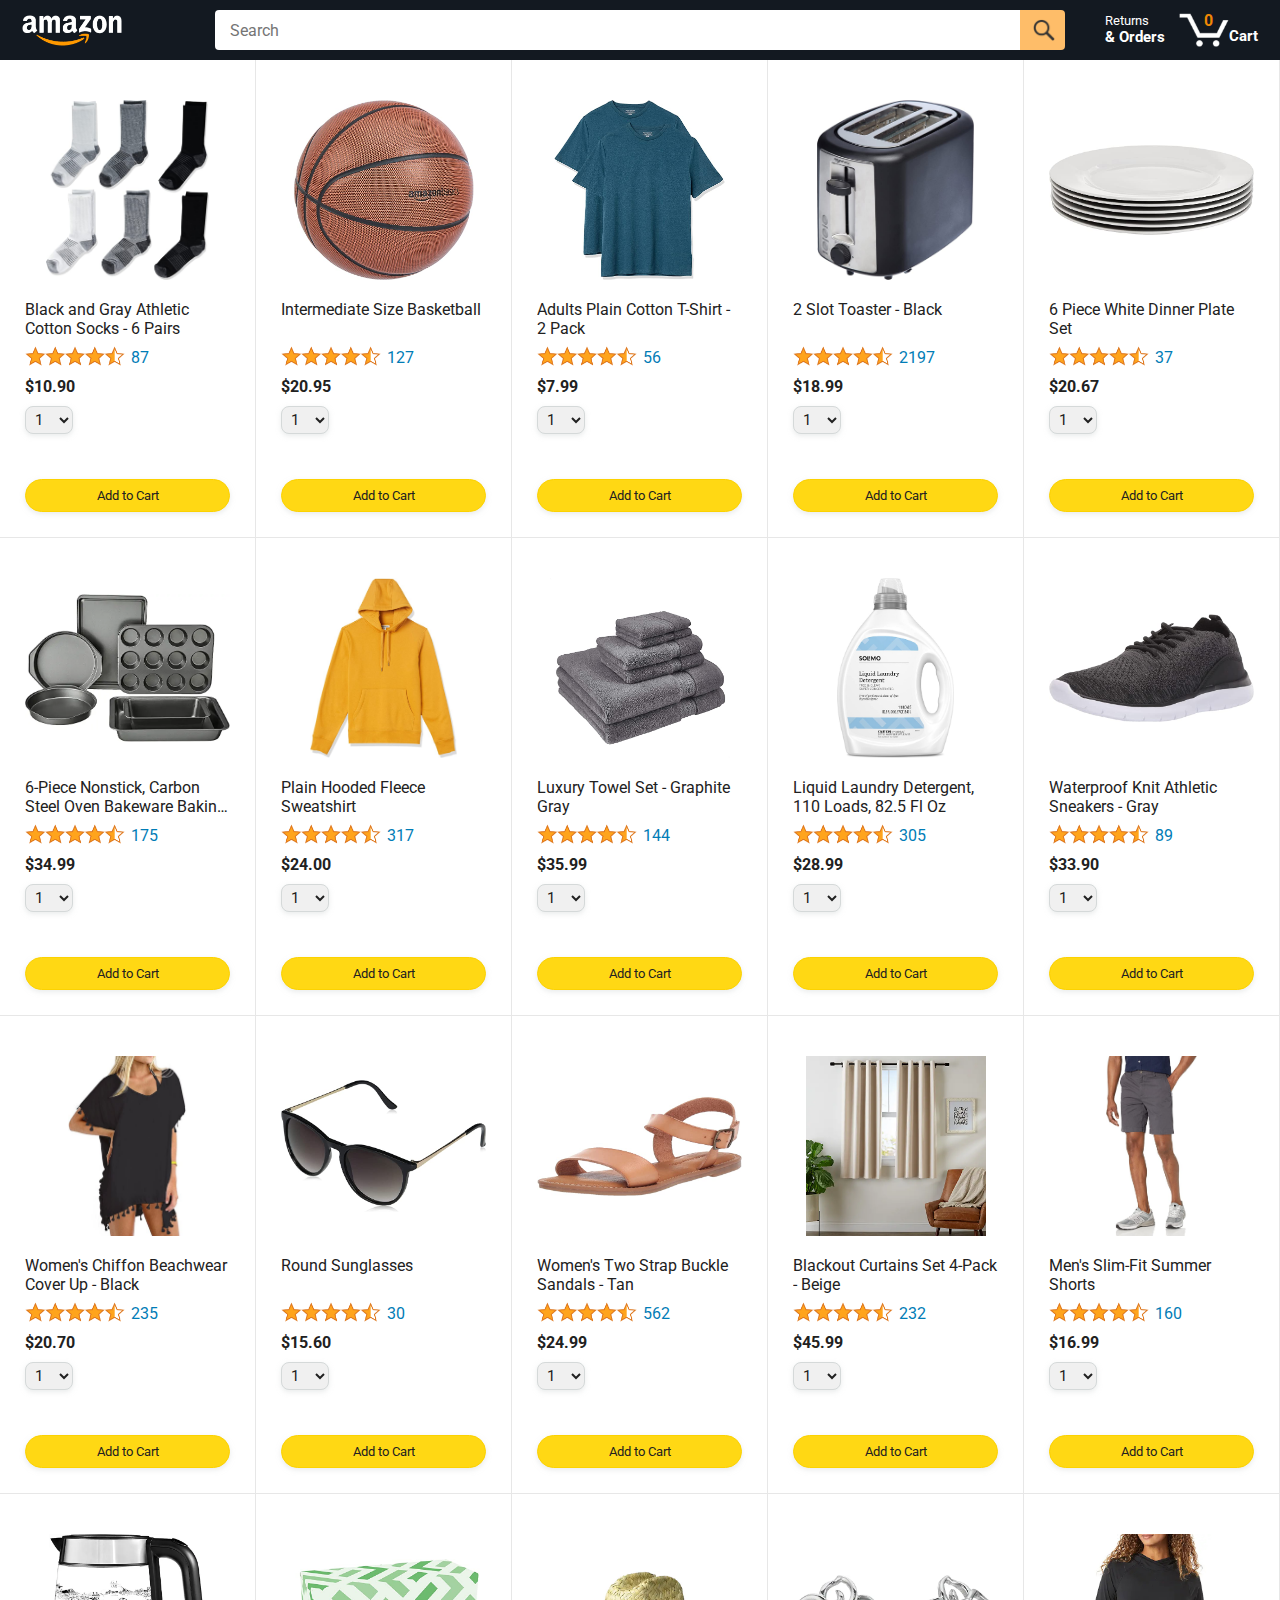
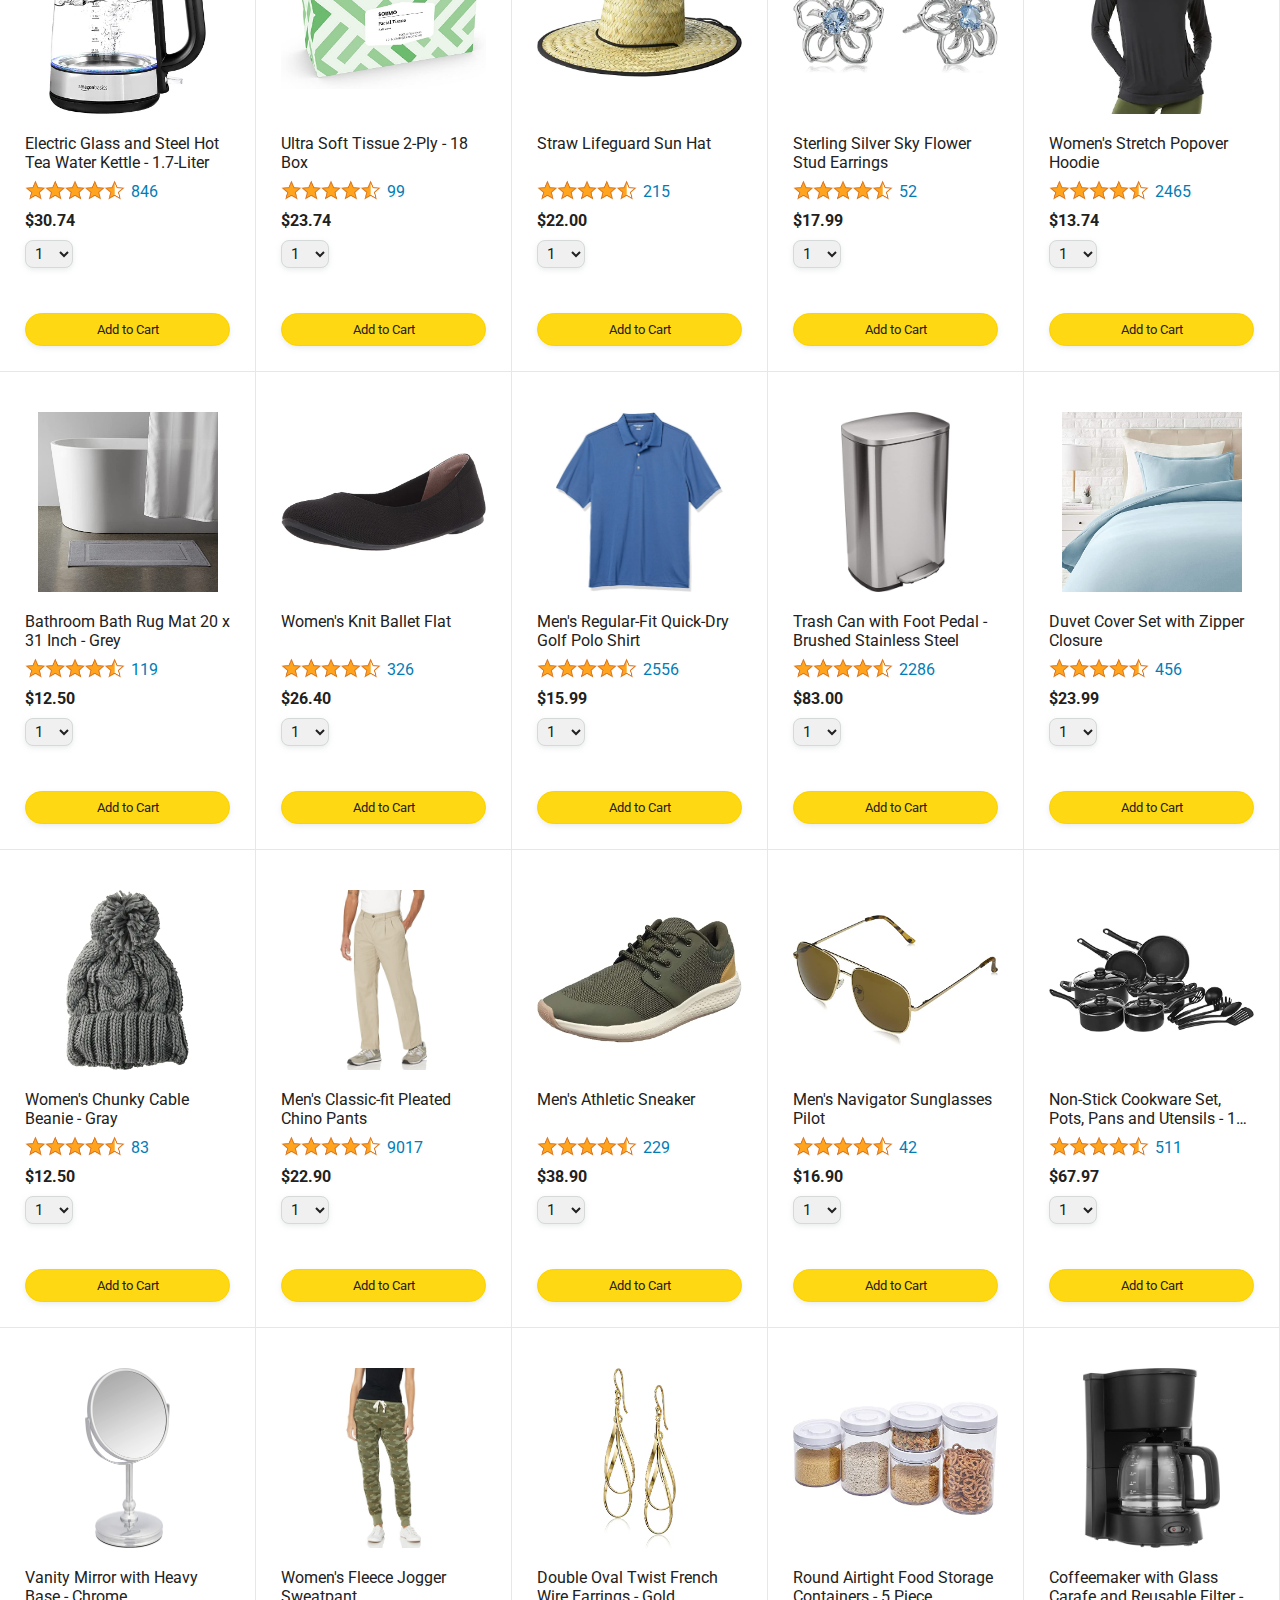
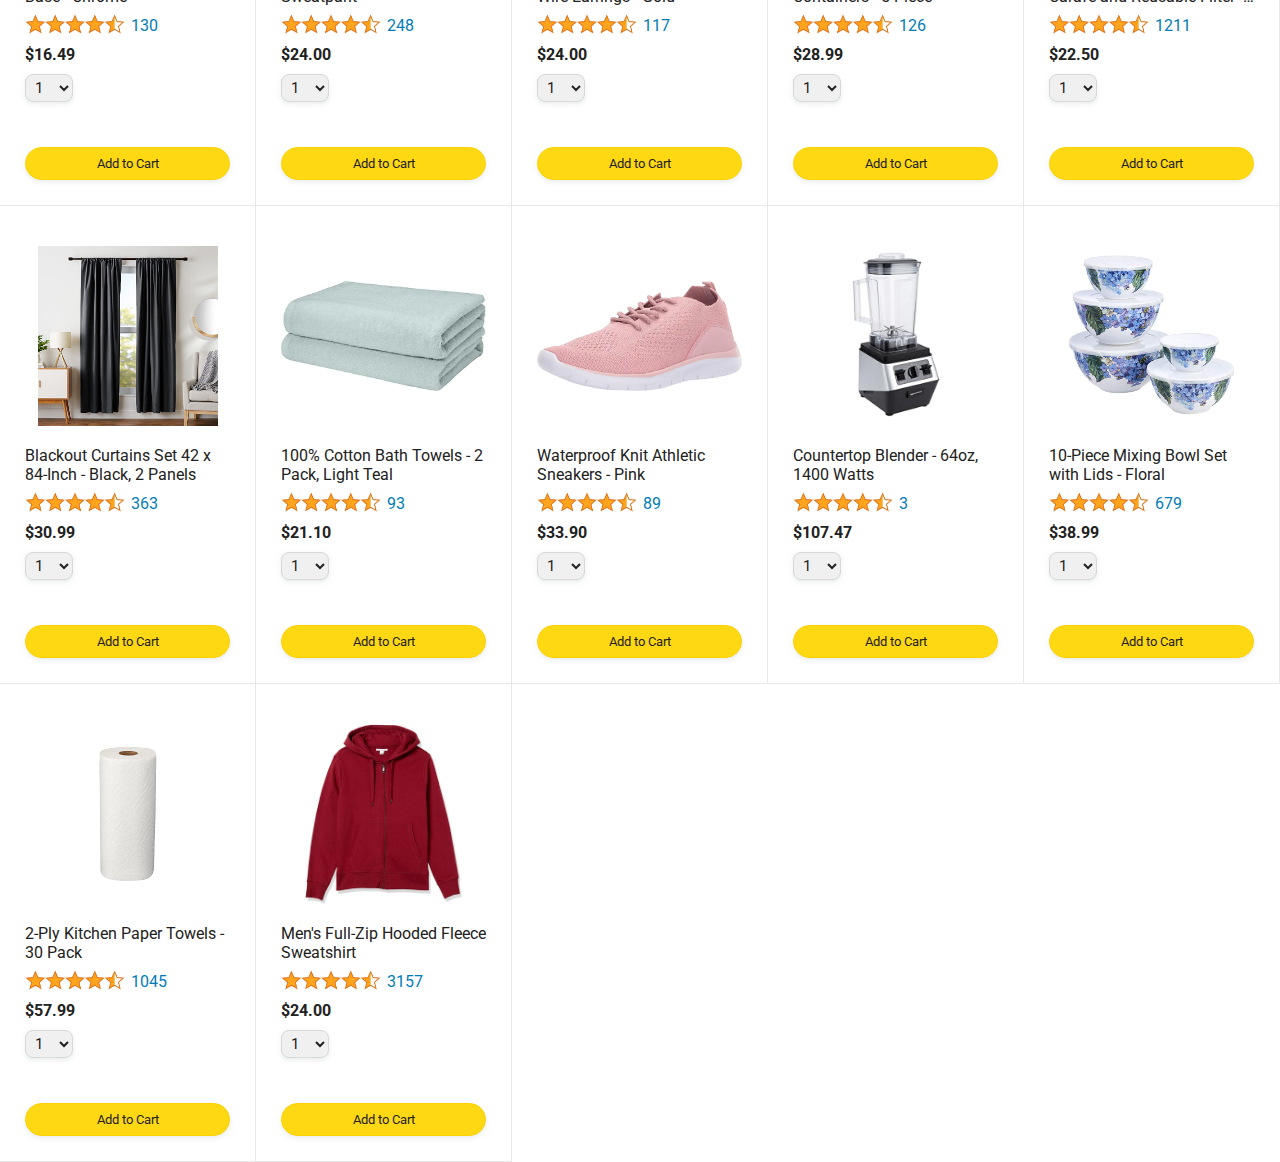
<file: index.html>
<!DOCTYPE html>
<html>
  <head>
    <title>Amazon Project</title>

    <!-- This code is needed for responsive design to work.
      (Responsive design = make the website look good on
      smaller screen sizes like a phone or a tablet). -->
    <meta name="viewport" content="width=device-width, initial-scale=1" />

    <!-- Load a font called Roboto from Google Fonts. -->
    <link rel="preconnect" href="https://fonts.googleapis.com" />
    <link rel="preconnect" href="https://fonts.gstatic.com" crossorigin />
    <link
      href="https://fonts.googleapis.com/css2?family=Roboto:wght@400;500;700&display=swap"
      rel="stylesheet"
    />

    <!-- Here are the CSS files for this page. -->
    <link rel="stylesheet" href="styles/shared/general.css" />
    <link rel="stylesheet" href="styles/shared/amazon-header.css" />
    <link rel="stylesheet" href="styles/pages/amazon.css" />
  </head>
  <body>
    <div class="amazon-header">
      <div class="amazon-header-left-section">
        <a href="amazon.html" class="header-link">
          <img class="amazon-logo" src="images/amazon-logo-white.png" />
          <img
            class="amazon-mobile-logo"
            src="images/amazon-mobile-logo-white.png"
          />
        </a>
      </div>

      <div class="amazon-header-middle-section">
        <input class="search-bar" type="text" placeholder="Search" />

        <button class="search-button">
          <img class="search-icon" src="images/icons/search-icon.png" />
        </button>
      </div>

      <div class="amazon-header-right-section">
        <a class="orders-link header-link" href="orders.html">
          <span class="returns-text">Returns</span>
          <span class="orders-text">& Orders</span>
        </a>

        <a class="cart-link header-link" href="checkout.html">
          <img class="cart-icon" src="images/icons/cart-icon.png" />
          <div class="cart-quantity js-cart-quanttity">0</div>
          <div class="cart-text">Cart</div>
        </a>
      </div>
    </div>

    <div class="main">
      <div class="products-grid js-products-grid"></div>
    </div>
    <script type="module" src="scripts/amazon.js"></script>
  </body>
</html>
</file>
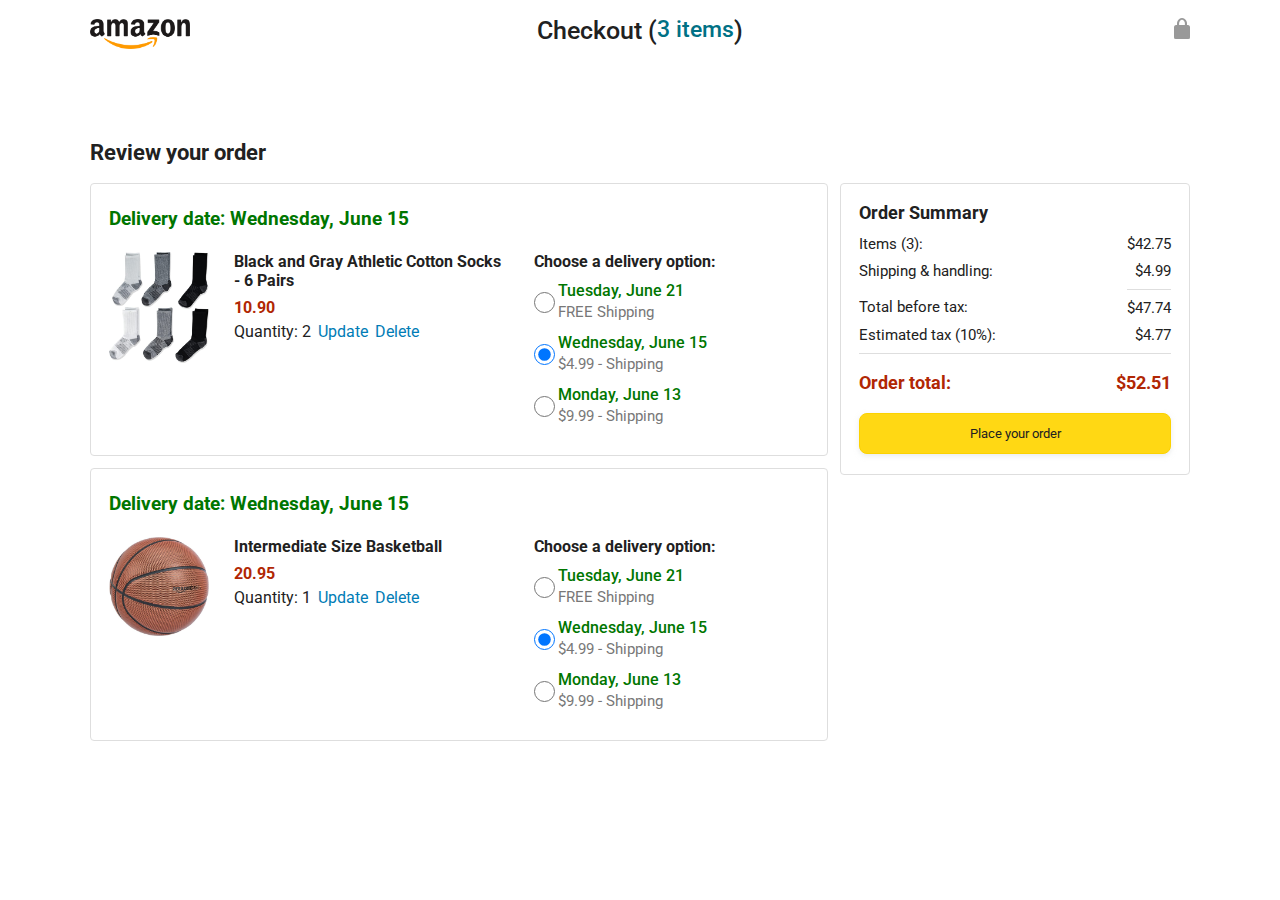
<file: checkout.html>
<!DOCTYPE html>
<html>
  <head>
    <title>Checkout</title>

    <!-- This code is needed for responsive design to work.
      (Responsive design = make the website look good on
      smaller screen sizes like a phone or a tablet). -->
    <meta name="viewport" content="width=device-width, initial-scale=1" />

    <!-- Load a font called Roboto from Google Fonts. -->
    <link rel="preconnect" href="https://fonts.googleapis.com" />
    <link rel="preconnect" href="https://fonts.gstatic.com" crossorigin />
    <link
      href="https://fonts.googleapis.com/css2?family=Roboto:wght@400;500;700&display=swap"
      rel="stylesheet"
    />

    <!-- Here are the CSS files for this page. -->
    <link rel="stylesheet" href="styles/shared/general.css" />
    <link rel="stylesheet" href="styles/pages/checkout/checkout-header.css" />
    <link rel="stylesheet" href="styles/pages/checkout/checkout.css" />
  </head>
  <body>
    <div class="checkout-header">
      <div class="header-content">
        <div class="checkout-header-left-section">
          <a href="amazon.html">
            <img class="amazon-logo" src="images/amazon-logo.png" />
            <img
              class="amazon-mobile-logo"
              src="images/amazon-mobile-logo.png"
            />
          </a>
        </div>

        <div class="checkout-header-middle-section">
          Checkout (<a class="return-to-home-link" href="amazon.html">3 items</a
          >)
        </div>

        <div class="checkout-header-right-section">
          <img src="images/icons/checkout-lock-icon.png" />
        </div>
      </div>
    </div>

    <div class="main">
      <div class="page-title">Review your order</div>

      <div class="checkout-grid">
        <div class="js-order-summary order-summary"></div>

        <div class="payment-summary">
          <div class="payment-summary-title">Order Summary</div>

          <div class="payment-summary-row">
            <div>Items (3):</div>
            <div class="payment-summary-money">$42.75</div>
          </div>

          <div class="payment-summary-row">
            <div>Shipping &amp; handling:</div>
            <div class="payment-summary-money">$4.99</div>
          </div>

          <div class="payment-summary-row subtotal-row">
            <div>Total before tax:</div>
            <div class="payment-summary-money">$47.74</div>
          </div>

          <div class="payment-summary-row">
            <div>Estimated tax (10%):</div>
            <div class="payment-summary-money">$4.77</div>
          </div>

          <div class="payment-summary-row total-row">
            <div>Order total:</div>
            <div class="payment-summary-money">$52.51</div>
          </div>

          <button class="place-order-button button-primary">
            Place your order
          </button>
        </div>
      </div>
    </div>
    <script type="module" src="scripts/checkout.js"></script>
  </body>
</html>
</file>
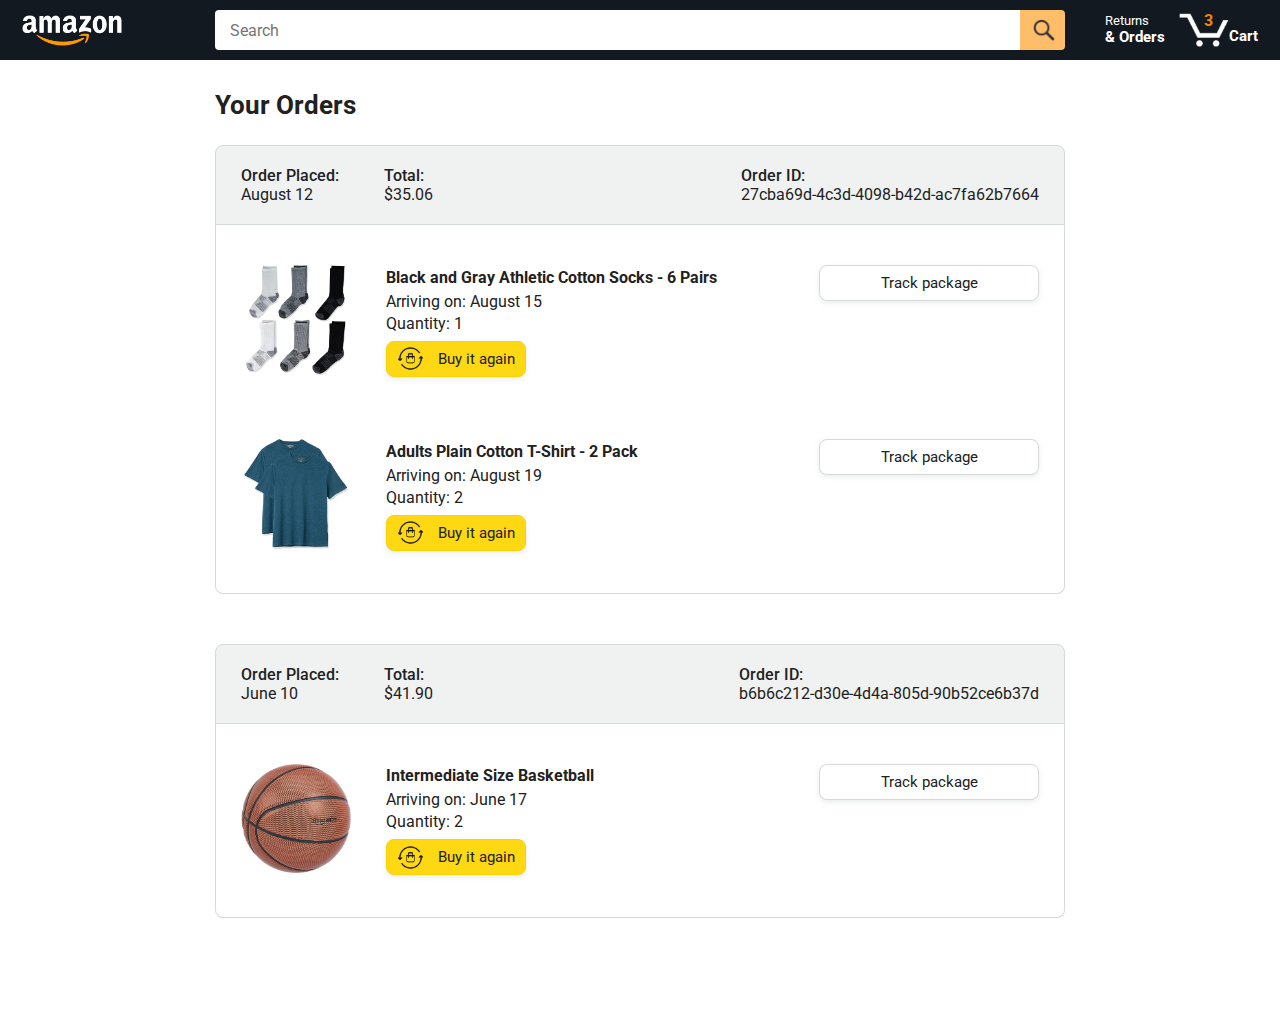
<file: orders.html>
<!DOCTYPE html>
<html>
  <head>
    <title>Orders</title>

    <!-- This code is needed for responsive design to work.
      (Responsive design = make the website look good on
      smaller screen sizes like a phone or a tablet). -->
    <meta name="viewport" content="width=device-width, initial-scale=1">

    <!-- Load a font called Roboto from Google Fonts. -->
    <link rel="preconnect" href="https://fonts.googleapis.com">
    <link rel="preconnect" href="https://fonts.gstatic.com" crossorigin>
    <link href="https://fonts.googleapis.com/css2?family=Roboto:wght@400;500;700&display=swap" rel="stylesheet">

    <!-- Here are the CSS files for this page. -->
    <link rel="stylesheet" href="styles/shared/general.css">
    <link rel="stylesheet" href="styles/shared/amazon-header.css">
    <link rel="stylesheet" href="styles/pages/orders.css">
  </head>
  <body>
    <div class="amazon-header">
      <div class="amazon-header-left-section">
        <a href="amazon.html" class="header-link">
          <img class="amazon-logo"
            src="images/amazon-logo-white.png">
          <img class="amazon-mobile-logo"
            src="images/amazon-mobile-logo-white.png">
        </a>
      </div>

      <div class="amazon-header-middle-section">
        <input class="search-bar" type="text" placeholder="Search">

        <button class="search-button">
          <img class="search-icon" src="images/icons/search-icon.png">
        </button>
      </div>

      <div class="amazon-header-right-section">
        <a class="orders-link header-link" href="orders.html">
          <span class="returns-text">Returns</span>
          <span class="orders-text">& Orders</span>
        </a>

        <a class="cart-link header-link" href="checkout.html">
          <img class="cart-icon" src="images/icons/cart-icon.png">
          <div class="cart-quantity">3</div>
          <div class="cart-text">Cart</div>
        </a>
      </div>
    </div>

    <div class="main">
      <div class="page-title">Your Orders</div>

      <div class="orders-grid">
        <div class="order-container">
          
          <div class="order-header">
            <div class="order-header-left-section">
              <div class="order-date">
                <div class="order-header-label">Order Placed:</div>
                <div>August 12</div>
              </div>
              <div class="order-total">
                <div class="order-header-label">Total:</div>
                <div>$35.06</div>
              </div>
            </div>

            <div class="order-header-right-section">
              <div class="order-header-label">Order ID:</div>
              <div>27cba69d-4c3d-4098-b42d-ac7fa62b7664</div>
            </div>
          </div>

          <div class="order-details-grid">
            <div class="product-image-container">
              <img src="images/products/athletic-cotton-socks-6-pairs.jpg">
            </div>

            <div class="product-details">
              <div class="product-name">
                Black and Gray Athletic Cotton Socks - 6 Pairs
              </div>
              <div class="product-delivery-date">
                Arriving on: August 15
              </div>
              <div class="product-quantity">
                Quantity: 1
              </div>
              <button class="buy-again-button button-primary">
                <img class="buy-again-icon" src="images/icons/buy-again.png">
                <span class="buy-again-message">Buy it again</span>
              </button>
            </div>

            <div class="product-actions">
              <a href="tracking.html">
                <button class="track-package-button button-secondary">
                  Track package
                </button>
              </a>
            </div>

            <div class="product-image-container">
              <img src="images/products/adults-plain-cotton-tshirt-2-pack-teal.jpg">
            </div>

            <div class="product-details">
              <div class="product-name">
                Adults Plain Cotton T-Shirt - 2 Pack
              </div>
              <div class="product-delivery-date">
                Arriving on: August 19
              </div>
              <div class="product-quantity">
                Quantity: 2
              </div>
              <button class="buy-again-button button-primary">
                <img class="buy-again-icon" src="images/icons/buy-again.png">
                <span class="buy-again-message">Buy it again</span>
              </button>
            </div>

            <div class="product-actions">
              <a href="tracking.html">
                <button class="track-package-button button-secondary">
                  Track package
                </button>
              </a>
            </div>
          </div>
        </div>

        <div class="order-container">

          <div class="order-header">
            <div class="order-header-left-section">
              <div class="order-date">
                <div class="order-header-label">Order Placed:</div>
                <div>June 10</div>
              </div>
              <div class="order-total">
                <div class="order-header-label">Total:</div>
                <div>$41.90</div>
              </div>
            </div>

            <div class="order-header-right-section">
              <div class="order-header-label">Order ID:</div>
              <div>b6b6c212-d30e-4d4a-805d-90b52ce6b37d</div>
            </div>
          </div>

          <div class="order-details-grid">
            <div class="product-image-container">
              <img src="images/products/intermediate-composite-basketball.jpg">
            </div>

            <div class="product-details">
              <div class="product-name">
                Intermediate Size Basketball
              </div>
              <div class="product-delivery-date">
                Arriving on: June 17
              </div>
              <div class="product-quantity">
                Quantity: 2
              </div>
              <button class="buy-again-button button-primary">
                <img class="buy-again-icon" src="images/icons/buy-again.png">
                <span class="buy-again-message">Buy it again</span>
              </button>
            </div>

            <div class="product-actions">
              <a href="tracking.html">
                <button class="track-package-button button-secondary">
                  Track package
                </button>
              </a>
            </div>
          </div>
        </div>
      </div>
    </div>
  </body>
</html>
</file>
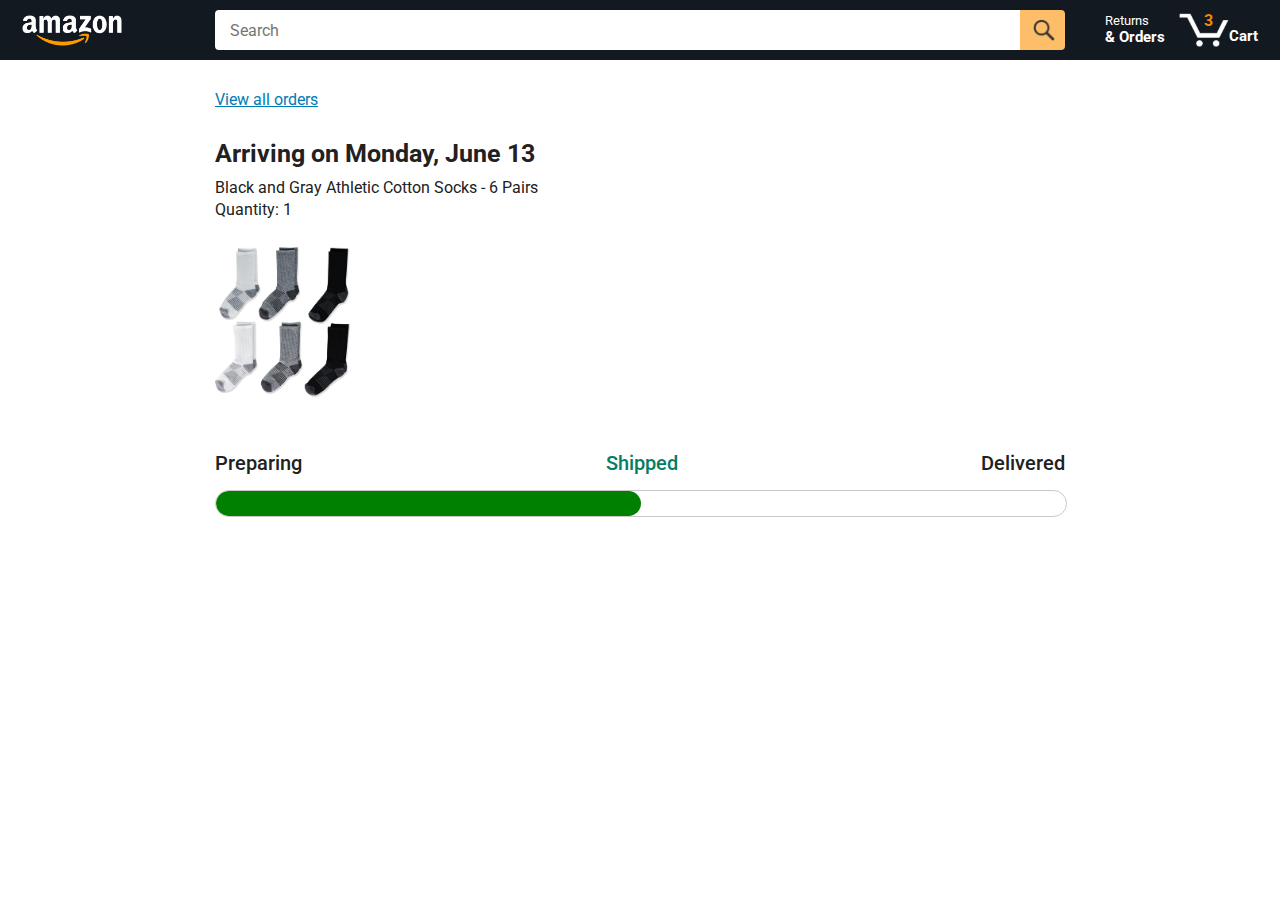
<file: tracking.html>
<!DOCTYPE html>
<html>
  <head>
    <title>Tracking</title>

    <!-- This code is needed for responsive design to work.
      (Responsive design = make the website look good on
      smaller screen sizes like a phone or a tablet). -->
    <meta name="viewport" content="width=device-width, initial-scale=1">

    <!-- Load a font called Roboto from Google Fonts. -->
    <link rel="preconnect" href="https://fonts.googleapis.com">
    <link rel="preconnect" href="https://fonts.gstatic.com" crossorigin>
    <link href="https://fonts.googleapis.com/css2?family=Roboto:wght@400;500;700&display=swap" rel="stylesheet">

    <!-- Here are the CSS files for this page. -->
    <link rel="stylesheet" href="styles/shared/general.css">
    <link rel="stylesheet" href="styles/shared/amazon-header.css">
    <link rel="stylesheet" href="styles/pages/tracking.css">
  </head>
  <body>
    <div class="amazon-header">
      <div class="amazon-header-left-section">
        <a href="amazon.html" class="header-link">
          <img class="amazon-logo"
            src="images/amazon-logo-white.png">
          <img class="amazon-mobile-logo"
            src="images/amazon-mobile-logo-white.png">
        </a>
      </div>

      <div class="amazon-header-middle-section">
        <input class="search-bar" type="text" placeholder="Search">

        <button class="search-button">
          <img class="search-icon" src="images/icons/search-icon.png">
        </button>
      </div>

      <div class="amazon-header-right-section">
        <a class="orders-link header-link" href="orders.html">
          <span class="returns-text">Returns</span>
          <span class="orders-text">& Orders</span>
        </a>

        <a class="cart-link header-link" href="checkout.html">
          <img class="cart-icon" src="images/icons/cart-icon.png">
          <div class="cart-quantity">3</div>
          <div class="cart-text">Cart</div>
        </a>
      </div>
    </div>

    <div class="main">
      <div class="order-tracking">
        <a class="back-to-orders-link link-primary" href="orders.html">
          View all orders
        </a>

        <div class="delivery-date">
          Arriving on Monday, June 13
        </div>

        <div class="product-info">
          Black and Gray Athletic Cotton Socks - 6 Pairs
        </div>

        <div class="product-info">
          Quantity: 1
        </div>

        <img class="product-image" src="images/products/athletic-cotton-socks-6-pairs.jpg">

        <div class="progress-labels-container">
          <div class="progress-label">
            Preparing
          </div>
          <div class="progress-label current-status">
            Shipped
          </div>
          <div class="progress-label">
            Delivered
          </div>
        </div>

        <div class="progress-bar-container">
          <div class="progress-bar"></div>
        </div>
      </div>
    </div>
  </body>
</html>
</file>
<file: styles/shared/general.css>
body {
  font-family: Roboto, Arial;
  color: rgb(33, 33, 33);
  /* The <body> element has a default margin of 8px
     on all sides. This removes the default margins. */
  margin: 0;
}

/* <p> elements have a default margin on the top
   and bottom. This removes the default margins. */
p {
  margin: 0;
}

button {
  cursor: pointer;
}

select {
  cursor: pointer;
}

input, select, button {
  font-family: Roboto, Arial;
}

.button-primary {
  color: rgb(33, 33, 33);
  background-color: rgb(255, 216, 20);
  border: 1px solid rgb(252, 210, 0);
  border-radius: 8px;
  cursor: pointer;
  box-shadow: 0 2px 5px rgba(213, 217, 217, 0.5);
}

.button-primary:hover {
  background-color: rgb(247, 202, 0);
  border: 1px solid rgb(242, 194, 0);
}

.button-primary:active {
  background: rgb(255, 216, 20);
  border-color: rgb(252, 210, 0);
  box-shadow: none;
}

.button-secondary {
  color: rgb(33, 33, 33);
  background: white;
  border: 1px solid rgb(213, 217, 217);
  border-radius: 8px;
  cursor: pointer;
  box-shadow: 0 2px 5px rgba(213, 217, 217, 0.5);
}

.button-secondary:hover {
  background-color: rgb(247, 250, 250);
}

.button-secondary:active {
  background-color: rgb(237, 253, 255);
  box-shadow: none;
}

/* These styles will limit text to 2 lines. Anything
   beyond 2 lines will be replaced with "..."
   You can find this code by using an A.I. tool or by
   searching in Google.
   https://css-tricks.com/almanac/properties/l/line-clamp/ */
.limit-text-to-2-lines {
  display: -webkit-box;
  -webkit-line-clamp: 2;
  -webkit-box-orient: vertical;
  overflow: hidden;
}

.link-primary {
  color: rgb(1, 124, 182);
  cursor: pointer;
}

.link-primary:hover {
  color: rgb(196, 80, 0);
}

/* Styles for dropdown selectors. */
select {
  color: rgb(33, 33, 33);
  background-color: rgb(240, 240, 240);
  border: 1px solid rgb(213, 217, 217);
  border-radius: 8px;
  padding: 3px 5px;
  font-size: 15px;
  cursor: pointer;
  box-shadow: 0 2px 5px rgba(213, 217, 217, 0.5);
}

select:focus,
input:focus {
  outline: 2px solid rgb(255, 153, 0);
}
</file>
<file: styles/shared/amazon-header.css>
.amazon-header {
  background-color: rgb(19, 25, 33);
  color: white;
  padding-left: 15px;
  padding-right: 15px;

  display: flex;
  align-items: center;
  justify-content: space-between;

  position: fixed;
  top: 0;
  left: 0;
  right: 0;
  height: 60px;
}

.amazon-header-left-section {
  width: 180px;
}

@media (max-width: 800px) {
  .amazon-header-left-section {
    width: unset;
  }
}

.header-link {
  display: inline-block;
  padding: 6px;
  border-radius: 2px;
  cursor: pointer;
  text-decoration: none;
  border: 1px solid rgba(0, 0, 0, 0);
}

.header-link:hover {
  border: 1px solid white;
}

.amazon-logo {
  width: 100px;
  margin-top: 5px;
}

.amazon-mobile-logo {
  display: none;
}

@media (max-width: 575px) {
  .amazon-logo {
    display: none;
  }

  .amazon-mobile-logo {
    display: block;
    height: 35px;
    margin-top: 5px;
  }
}

.amazon-header-middle-section {
  flex: 1;
  max-width: 850px;
  margin-left: 10px;
  margin-right: 10px;
  display: flex;
}

.search-bar {
  flex: 1;
  width: 0;
  font-size: 16px;
  height: 38px;
  padding-left: 15px;
  border: none;
  border-top-left-radius: 4px;
  border-bottom-left-radius: 4px;
  border-top-right-radius: 0;
  border-bottom-right-radius: 0;
}

.search-button {
  background-color: rgb(254, 189, 105);
  border: none;
  width: 45px;
  height: 40px;
  border-top-right-radius: 4px;
  border-bottom-right-radius: 4px;
  flex-shrink: 0;
}

.search-icon {
  height: 22px;
  margin-left: 2px;
  margin-top: 3px;
}

.amazon-header-right-section {
  width: 180px;
  flex-shrink: 0;
  display: flex;
  justify-content: end;
}

.orders-link {
  color: white;
}

.returns-text {
  display: block;
  font-size: 13px;
}

.orders-text {
  display: block;
  font-size: 15px;
  font-weight: 700;
}

.cart-link {
  color: white;
  display: flex;
  align-items: center;
  position: relative;
}

.cart-icon {
  width: 50px;
}

.cart-text {
  margin-top: 12px;
  font-size: 15px;
  font-weight: 700;
}

.cart-quantity {
  color: rgb(240, 136, 4);
  font-size: 16px;
  font-weight: 700;

  position: absolute;
  top: 4px;
  left: 22px;
  
  width: 26px;
  text-align: center;
}
</file>
<file: styles/pages/amazon.css>
.main {
  margin-top: 60px;
}

.products-grid {
  display: grid;

  /* - In CSS Grid, 1fr means a column will take up the
       remaining space in the grid.
     - If we write 1fr 1fr ... 1fr; 8 times, this will
       divide the grid into 8 columns, each taking up an
       equal amount of the space.
     - repeat(8, 1fr); is a shortcut for repeating "1fr"
       8 times (instead of typing out "1fr" 8 times).
       repeat(...) is a special property that works with
       display: grid; */
  grid-template-columns: repeat(8, 1fr);
}

/* @media is used to create responsive design (making the
   website look good on any screen size). This @media
   means when the screen width is 2000px or less, we
   will divide the grid into 7 columns instead of 8. */
@media (max-width: 2000px) {
  .products-grid {
    grid-template-columns: repeat(7, 1fr);
  }
}

/* This @media means when the screen width is 1600px or
   less, we will divide the grid into 6 columns. */
@media (max-width: 1600px) {
  .products-grid {
    grid-template-columns: repeat(6, 1fr);
  }
}

@media (max-width: 1300px) {
  .products-grid {
    grid-template-columns: repeat(5, 1fr);
  }
}

@media (max-width: 1000px) {
  .products-grid {
    grid-template-columns: repeat(4, 1fr);
  }
}

@media (max-width: 800px) {
  .products-grid {
    grid-template-columns: repeat(3, 1fr);
  }
}

@media (max-width: 575px) {
  .products-grid {
    grid-template-columns: repeat(2, 1fr);
  }
}

@media (max-width: 450px) {
  .products-grid {
    grid-template-columns: 1fr;
  }
}

.product-container {
  padding-top: 40px;
  padding-bottom: 25px;
  padding-left: 25px;
  padding-right: 25px;

  border-right: 1px solid rgb(231, 231, 231);
  border-bottom: 1px solid rgb(231, 231, 231);

  display: flex;
  flex-direction: column;
}

.product-image-container {
  display: flex;
  justify-content: center;
  align-items: center;

  height: 180px;
  margin-bottom: 20px;
}

.product-image {
  /* Images will overflow their container by default. To
    prevent this, we set max-width and max-height to 100%
    so they stay inside their container. */
  max-width: 100%;
  max-height: 100%;
}

.product-name {
  height: 40px;
  margin-bottom: 5px;
}

.product-rating-container {
  display: flex;
  align-items: center;
  margin-bottom: 10px;
}

.product-rating-stars {
  width: 100px;
  margin-right: 6px;
}

.product-rating-count {
  color: rgb(1, 124, 182);
  cursor: pointer;
  margin-top: 3px;
}

.product-price {
  font-weight: 700;
  margin-bottom: 10px;
}

.product-quantity-container {
  margin-bottom: 17px;
}

.product-spacer {
  flex: 1;
}

.added-to-cart {
  color: rgb(6, 125, 98);
  font-size: 16px;

  display: flex;
  align-items: center;
  margin-bottom: 8px;

  /* At first, the "Added to cart" message will
     be invisible. Use JavaScript to change the
     opacity and make it visible. */
  opacity: 0;
}

.added-to-cart img {
  height: 20px;
  margin-right: 5px;
}

.add-to-cart-button {
  width: 100%;
  padding: 8px;
  border-radius: 50px;
}
</file>
<file: styles/pages/checkout/checkout-header.css>
.checkout-header {
  height: 60px;
  padding-left: 30px;
  padding-right: 30px;
  background-color: white;

  display: flex;
  justify-content: center;

  position: fixed;
  top: 0;
  left: 0;
  right: 0;
  z-index: 1000;
}

.header-content {
  width: 100%;
  max-width: 1100px;

  display: flex;
  align-items: center;
}

.checkout-header-left-section {
  width: 150px;
}

.amazon-logo {
  width: 100px;
  margin-top: 12px;
}

.amazon-mobile-logo {
  display: none;
}

/* @media is used to create responsive design (making the
   website look good on any screen size). This @media
   means when the screen width is 575px or less, different
   styles (inside the {...}) will be applied. */
@media (max-width: 575px) {
  .checkout-header-left-section {
    width: auto;
  }

  .amazon-logo {
    display: none;
  }

  .amazon-mobile-logo {
    display: inline-block;
    height: 35px;
    margin-top: 5px;
  }
}

.checkout-header-middle-section {
  flex: 1;
  flex-shrink: 0;
  text-align: center;

  font-size: 25px;
  font-weight: 500;

  display: flex;
  justify-content: center;
}

.return-to-home-link {
  color: rgb(0, 113, 133);
  font-size: 23px;
  text-decoration: none;
  cursor: pointer;
}

@media (max-width: 1000px) {
  .checkout-header-middle-section {
    font-size: 20px;
    margin-right: 60px;
  }

  .return-to-home-link {
    font-size: 18px;
  }
}

@media (max-width: 575px) {
  .checkout-header-middle-section {
    margin-right: 5px;
  }
}

.checkout-header-right-section {
  text-align: right;
  width: 150px;
}

@media (max-width: 1000px) {
  .checkout-header-right-section {
    width: auto;
  }
}
</file>
<file: styles/pages/checkout/checkout.css>
.main {
  max-width: 1100px;
  padding-left: 30px;
  padding-right: 30px;

  margin-top: 140px;
  margin-bottom: 100px;

  /* margin-left: auto;
     margin-right auto;
     Is a trick for centering an element horizontally
     without needing a container. */
  margin-left: auto;
  margin-right: auto;
}

.page-title {
  font-weight: 700;
  font-size: 22px;
  margin-bottom: 18px;
}

.checkout-grid {
  display: grid;
  /* Here, 1fr means the first column will take
     up the remaining space in the grid. */
  grid-template-columns: 1fr 350px;
  column-gap: 12px;

  /* Use align-items: start; to prevent the elements
     in the grid from stretching vertically. */
  align-items: start;
}

@media (max-width: 1000px) {
  .main {
    max-width: 500px;
  }

  .checkout-grid {
    grid-template-columns: 1fr;
  }
}

.cart-item-container,
.payment-summary {
  border: 1px solid rgb(222, 222, 222);
  border-radius: 4px;
  padding: 18px;
}

.cart-item-container {
  margin-bottom: 12px;
}

.payment-summary {
  padding-bottom: 5px;
}

@media (max-width: 1000px) {
  .payment-summary {
    /* grid-row: 1 means this element will be placed into row
      1 in the grid. (Normally, the row that an element is
      placed in is determined by the order of the elements in
      the HTML. grid-row overrides this default ordering). */
    grid-row: 1;
    margin-bottom: 12px;
  }
}

.delivery-date {
  color: rgb(0, 118, 0);
  font-weight: 700;
  font-size: 19px;
  margin-top: 5px;
  margin-bottom: 22px;
}

.cart-item-details-grid {
  display: grid;
  /* 100px 1fr 1fr; means the 2nd and 3rd column will
     take up half the remaining space in the grid
     (they will divide up the remaining space evenly). */
  grid-template-columns: 100px 1fr 1fr;
  column-gap: 25px;
}

@media (max-width: 1000px) {
  .cart-item-details-grid {
    grid-template-columns: 100px 1fr;
    row-gap: 30px;
  }
}

.product-image {
  max-width: 100%;
  max-height: 120px;

  /* margin-left: auto;
     margin-right auto;
     Is a trick for centering an element horizontally
     without needing a container. */
  margin-left: auto;
  margin-right: auto;
}

.product-name {
  font-weight: 700;
  margin-bottom: 8px;
}

.product-price {
  color: rgb(177, 39, 4);
  font-weight: 700;
  margin-bottom: 5px;
}

.product-quantity .link-primary {
  margin-left: 3px;
}

@media (max-width: 1000px) {
  .delivery-options {
    /* grid-column: 1 means this element will be placed
       in column 1 in the grid. (Normally, the column that
       an element is placed in is determined by the order
       of the elements in the HTML. grid-column overrides
       this default ordering).
       
       / span 2 means this element will take up 2 columns
       in the grid (Normally, each element takes up 1
       column in the grid). */
    grid-column: 1 / span 2;
  }
}

.delivery-options-title {
  font-weight: 700;
  margin-bottom: 10px;
}

.delivery-option {
  display: grid;
  grid-template-columns: 24px 1fr;
  margin-bottom: 12px;
  cursor: pointer;
}

.delivery-option-input {
  margin-left: 0px;
  cursor: pointer;
}

.delivery-option-date {
  color: rgb(0, 118, 0);
  font-weight: 500;
  margin-bottom: 3px;
}

.delivery-option-price {
  color: rgb(120, 120, 120);
  font-size: 15px;
}

.payment-summary-title {
  font-weight: 700;
  font-size: 18px;
  margin-bottom: 12px;
}

.payment-summary-row {
  display: grid;
  /* 1fr auto; means the width of the 2nd column will be
     determined by the elements inside the column (auto).
     The 1st column will take up the remaining space. */
  grid-template-columns: 1fr auto;

  font-size: 15px;
  margin-bottom: 9px;
}

.payment-summary-money {
  text-align: right;
}

.subtotal-row .payment-summary-money {
  border-top: 1px solid rgb(222, 222, 222);
}

.subtotal-row div {
  padding-top: 9px;
}

.total-row {
  color: rgb(177, 39, 4);
  font-weight: 700;
  font-size: 18px;

  border-top: 1px solid rgb(222, 222, 222);
  padding-top: 18px;
}

.place-order-button {
  width: 100%;
  padding-top: 12px;
  padding-bottom: 12px;
  border-radius: 8px;

  margin-top: 11px;
  margin-bottom: 15px;
}
</file>
<file: styles/pages/orders.css>
.main {
  max-width: 850px;
  margin-top: 90px;
  margin-bottom: 100px;
  padding-left: 20px;
  padding-right: 20px;

  /* margin-left: auto;
     margin-right auto;
     Is a trick for centering an element horizontally
     without needing a container. */
  margin-left: auto;
  margin-right: auto;
}

.page-title {
  font-weight: 700;
  font-size: 26px;
  margin-bottom: 25px;
}

.orders-grid {
  display: grid;
  grid-template-columns: 1fr;
  row-gap: 50px;
}

.order-header {
  background-color: rgb(240, 242, 242);
  border: 1px solid rgb(213, 217, 217);

  display: flex;
  align-items: center;
  justify-content: space-between;

  padding: 20px 25px;
  border-top-left-radius: 8px;
  border-top-right-radius: 8px;
}

.order-header-left-section {
  display: flex;
  flex-shrink: 0;
}

.order-header-label {
  font-weight: 500;
}

.order-date,
.order-total {
  margin-right: 45px;
}

.order-header-right-section {
  flex-shrink: 1;
}

@media (max-width: 575px) {
  .order-header {
    flex-direction: column;
    align-items: start;
    line-height: 23px;
    padding: 15px;
  }

  .order-header-left-section {
    flex-direction: column;
  }

  .order-header-label {
    margin-right: 5px;
  }

  .order-date,
  .order-total {
    display: grid;
    grid-template-columns: auto 1fr;
    margin-right: 0;
  }

  .order-header-right-section {
    display: grid;
    grid-template-columns: auto 1fr;
  }
}

.order-details-grid {
  padding: 40px 25px;
  border: 1px solid rgb(213, 217, 217);
  border-top: none;
  border-bottom-left-radius: 8px;
  border-bottom-right-radius: 8px;

  display: grid;
  grid-template-columns: 110px 1fr 220px;
  column-gap: 35px;
  row-gap: 60px;
  align-items: center;
}

@media (max-width: 800px) {
  .order-details-grid {
    grid-template-columns: 110px 1fr;
    row-gap: 0;
    padding-bottom: 8px;
  }
}

@media (max-width: 450px) {
  .order-details-grid {
    grid-template-columns: 1fr;
  }
}

.product-image-container {
  text-align: center;
}

.product-image-container img {
  max-width: 110px;
  max-height: 110px;
}

.product-name {
  font-weight: 700;
  margin-bottom: 5px;
}

.product-delivery-date {
  margin-bottom: 3px;
}

.product-quantity {
  margin-bottom: 8px;
}

.buy-again-button {
  font-size: 15px;
  width: 140px;
  height: 36px;
  border-radius: 8px;

  display: flex;
  align-items: center;
  justify-content: center;
}

.buy-again-icon {
  width: 25px;
  margin-right: 15px;
}

.product-actions {
  align-self: start;
}

.track-package-button {
  width: 100%;
  font-size: 15px;
  padding: 8px;
}

@media (max-width: 800px) {
  .buy-again-button {
    margin-bottom: 10px;
  }

  .product-actions {
    /* grid-column: 2 means this element will be placed
       in column 2 in the grid. (Normally, the column that
       an element is placed in is determined by the order
       of the elements in the HTML. grid-column overrides
       this default ordering). */
    grid-column: 2;
    margin-bottom: 30px;
  }

  .track-package-button {
    width: 140px;
  }
}

@media (max-width: 450px) {
  .product-image-container {
    text-align: center;
    margin-bottom: 25px;
  }

  .product-image-container img {
    max-width: 150px;
    max-height: 150px;
  }

  .product-name {
    margin-bottom: 10px;
  }

  .product-quantity {
    margin-bottom: 15px;
  }

  .buy-again-button {
    width: 100%;
    margin-bottom: 15px;
  }

  .product-actions {
    /* grid-column: auto; undos grid-column: 2; from above.
       This element will now be placed in its normal column
       in the grid. */
    grid-column: auto;
    margin-bottom: 70px;
  }

  .track-package-button {
    width: 100%;
    padding: 12px;
  }
}
</file>
<file: styles/pages/tracking.css>
.main {
  max-width: 850px;
  margin-top: 90px;
  margin-bottom: 100px;
  padding-left: 30px;
  padding-right: 30px;

  /* margin-left: auto;
     margin-right auto;
     Is a trick for centering an element horizontally
     without needing a container. */
  margin-left: auto;
  margin-right: auto;
}

.back-to-orders-link {
  display: inline-block;
  margin-bottom: 30px;
}

.delivery-date {
  font-size: 25px;
  font-weight: 700;
  margin-bottom: 10px;
}

.product-info {
  margin-bottom: 3px;
}

.product-image {
  max-width: 150px;
  max-height: 150px;
  margin-top: 25px;
  margin-bottom: 50px;
}

.progress-labels-container {
  display: flex;
  justify-content: space-between;
  font-size: 20px;
  font-weight: 500;
  margin-bottom: 15px;
}

.current-status {
  color: rgb(6, 125, 98);
}

@media (max-width: 575px) {
  .progress-labels-container {
    font-size: 16px;
  }
}

@media (max-width: 450px) {
  .progress-labels-container {
    flex-direction: column;
    margin-bottom: 5px;
  }

  .progress-label {
    margin-bottom: 3px;
  }
}

.progress-bar-container {
  height: 25px;
  width: 100%;

  border: 1px solid rgb(200, 200, 200);
  border-radius: 50px;
  overflow: hidden;
}

.progress-bar {
  height: 100%;
  background-color: green;
  border-radius: 50px;
  width: 50%;
}
</file>
